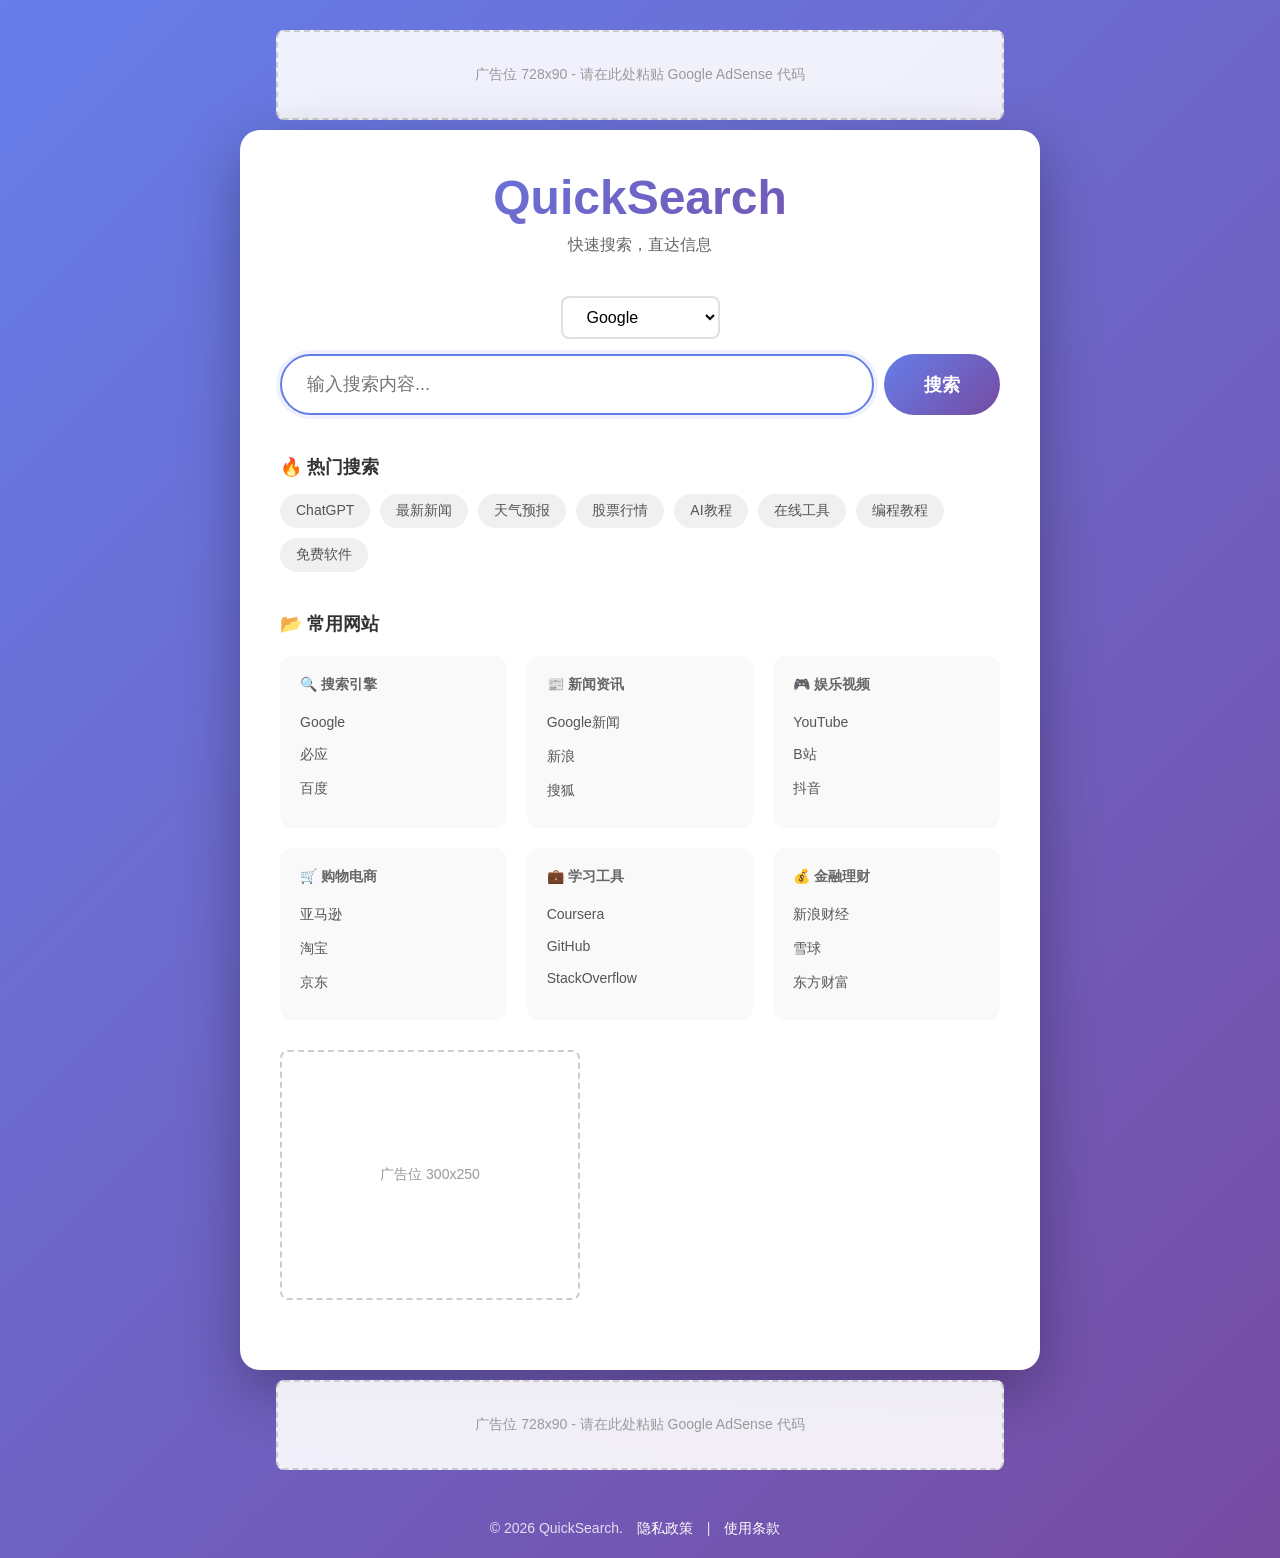
<file: index.html>
<!DOCTYPE html>
<html lang="zh-CN">
<head>
    <meta charset="UTF-8">
    <meta name="viewport" content="width=device-width, initial-scale=1.0">
    <meta name="description" content="快速搜索引擎 - 一键搜索，畅享互联网">
    <title>快速搜索 - 你的搜索引擎入口</title>
    <link rel="stylesheet" href="styles.css">
    <script async src="https://pagead2.googlesyndication.com/pagead/js/adsbygoogle.js?client=ca-pub-9385322074958257"
     crossorigin="anonymous"></script>
</head>
<body>
    <!-- 顶部广告位 (728x90) -->
    <div class="ad-banner top-ad">
        <div class="ad-placeholder">
            <span>广告位 728x90 - 请在此处粘贴 Google AdSense 代码</span>
        </div>
    </div>

    <div class="container">
        <!-- Logo -->
        <div class="logo">
            <h1>QuickSearch</h1>
            <p>快速搜索，直达信息</p>
        </div>

        <!-- 搜索框 -->
        <div class="search-container">
            <div class="search-engine-selector">
                <select id="searchEngine">
                    <option value="google">Google</option>
                    <option value="bing">必应 Bing</option>
                    <option value="baidu">百度</option>
                    <option value="duckduckgo">DuckDuckGo</option>
                </select>
            </div>
            <div class="search-box">
                <input type="text" id="searchInput" placeholder="输入搜索内容..." autocomplete="off">
                <button id="searchBtn">搜索</button>
            </div>
        </div>

        <!-- 热门搜索 -->
        <div class="hot-searches">
            <h3>🔥 热门搜索</h3>
            <div class="tags" id="hotTags">
                <a href="#" data-search="ChatGPT">ChatGPT</a>
                <a href="#" data-search="最新新闻">最新新闻</a>
                <a href="#" data-search="天气预报">天气预报</a>
                <a href="#" data-search="股票行情">股票行情</a>
                <a href="#" data-search="AI教程">AI教程</a>
                <a href="#" data-search="在线工具">在线工具</a>
                <a href="#" data-search="编程教程">编程教程</a>
                <a href="#" data-search="免费软件">免费软件</a>
            </div>
        </div>

        <!-- 分类导航 -->
        <div class="categories">
            <h3>📂 常用网站</h3>
            <div class="category-grid">
                <div class="category">
                    <h4>🔍 搜索引擎</h4>
                    <a href="https://www.google.com" target="_blank">Google</a>
                    <a href="https://www.bing.com" target="_blank">必应</a>
                    <a href="https://www.baidu.com" target="_blank">百度</a>
                </div>
                <div class="category">
                    <h4>📰 新闻资讯</h4>
                    <a href="https://news.google.com" target="_blank">Google新闻</a>
                    <a href="https://www.sina.com.cn" target="_blank">新浪</a>
                    <a href="https://news.sohu.com" target="_blank">搜狐</a>
                </div>
                <div class="category">
                    <h4>🎮 娱乐视频</h4>
                    <a href="https://www.youtube.com" target="_blank">YouTube</a>
                    <a href="https://www.bilibili.com" target="_blank">B站</a>
                    <a href="https://www.douyin.com" target="_blank">抖音</a>
                </div>
                <div class="category">
                    <h4>🛒 购物电商</h4>
                    <a href="https://www.amazon.com" target="_blank">亚马逊</a>
                    <a href="https://www.taobao.com" target="_blank">淘宝</a>
                    <a href="https://www.jd.com" target="_blank">京东</a>
                </div>
                <div class="category">
                    <h4>💼 学习工具</h4>
                    <a href="https://www.coursera.org" target="_blank">Coursera</a>
                    <a href="https://github.com" target="_blank">GitHub</a>
                    <a href="https://stackoverflow.com" target="_blank">StackOverflow</a>
                </div>
                <div class="category">
                    <h4>💰 金融理财</h4>
                    <a href="https://finance.sina.com.cn" target="_blank">新浪财经</a>
                    <a href="https://xueqiu.com" target="_blank">雪球</a>
                    <a href="https://www.eastmoney.com" target="_blank">东方财富</a>
                </div>
            </div>
        </div>

        <!-- 侧边广告位 -->
        <div class="ad-sidebar">
            <div class="ad-placeholder">
                <span>广告位 300x250</span>
            </div>
        </div>
    </div>

    <!-- 底部广告位 -->
    <div class="ad-banner bottom-ad">
        <div class="ad-placeholder">
            <span>广告位 728x90 - 请在此处粘贴 Google AdSense 代码</span>
        </div>
    </div>

    <!-- 页脚 -->
    <footer>
        <p>&copy; 2026 QuickSearch. <a href="/privacy.html">隐私政策</a> | <a href="/terms.html">使用条款</a></p>
    </footer>

    <script src="script.js"></script>
</body>
</html>
</file>
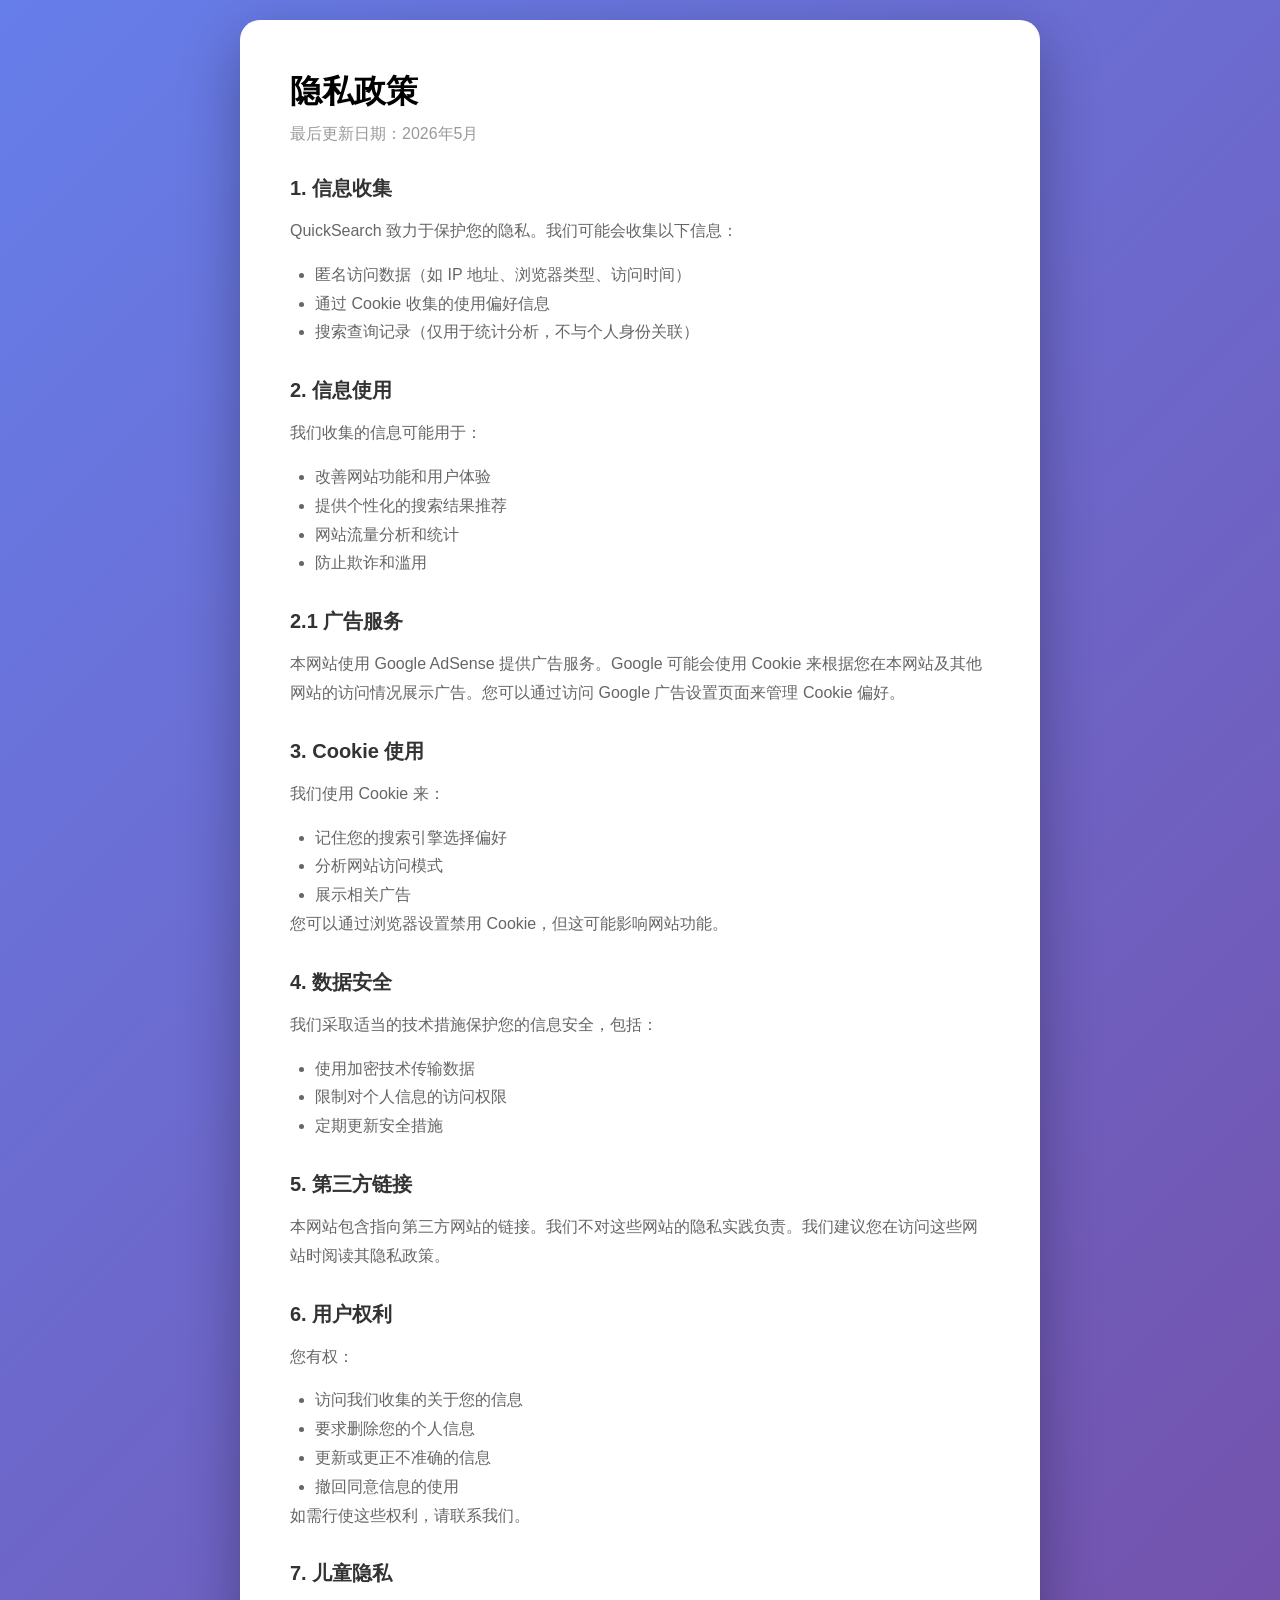
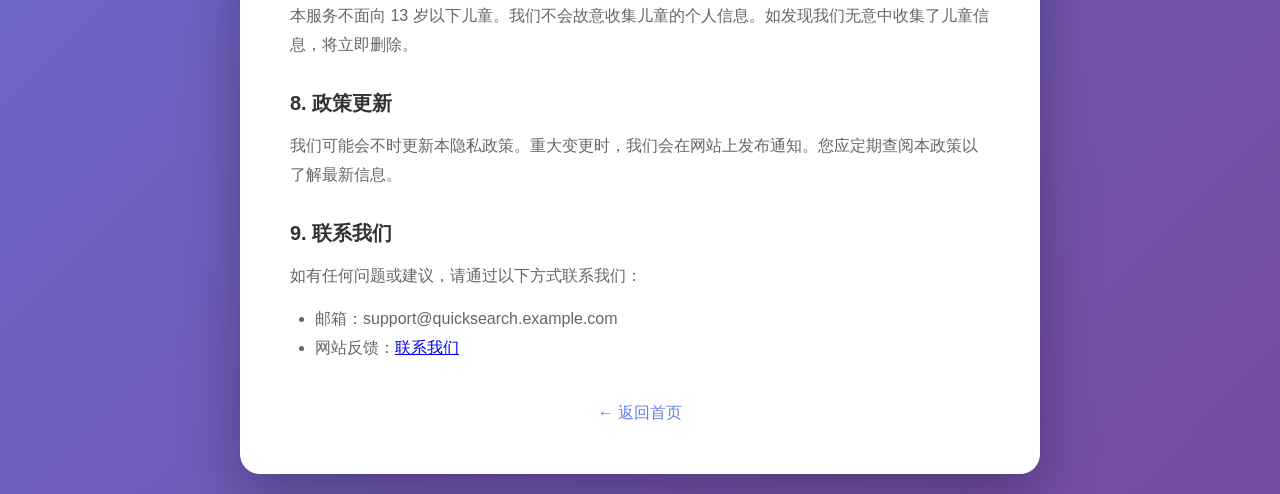
<file: privacy.html>
<!DOCTYPE html>
<html lang="zh-CN">
<head>
    <meta charset="UTF-8">
    <meta name="viewport" content="width=device-width, initial-scale=1.0">
    <title>隐私政策 - QuickSearch</title>
    <link rel="stylesheet" href="styles.css">
    <style>
        .container {
            padding: 50px;
        }
        .policy-content h2 {
            color: #333;
            margin: 30px 0 15px;
            font-size: 20px;
        }
        .policy-content p {
            color: #666;
            line-height: 1.8;
            margin-bottom: 15px;
        }
        .policy-content ul {
            color: #666;
            margin-left: 25px;
            line-height: 1.8;
        }
    </style>
</head>
<body>
    <div class="container">
        <h1>隐私政策</h1>
        <p style="margin-top: 10px; color: #999;">最后更新日期：2026年5月</p>

        <div class="policy-content">
            <h2>1. 信息收集</h2>
            <p>QuickSearch 致力于保护您的隐私。我们可能会收集以下信息：</p>
            <ul>
                <li>匿名访问数据（如 IP 地址、浏览器类型、访问时间）</li>
                <li>通过 Cookie 收集的使用偏好信息</li>
                <li>搜索查询记录（仅用于统计分析，不与个人身份关联）</li>
            </ul>

            <h2>2. 信息使用</h2>
            <p>我们收集的信息可能用于：</p>
            <ul>
                <li>改善网站功能和用户体验</li>
                <li>提供个性化的搜索结果推荐</li>
                <li>网站流量分析和统计</li>
                <li>防止欺诈和滥用</li>
            </ul>

            <h2>2.1 广告服务</h2>
            <p>本网站使用 Google AdSense 提供广告服务。Google 可能会使用 Cookie 来根据您在本网站及其他网站的访问情况展示广告。您可以通过访问 Google 广告设置页面来管理 Cookie 偏好。</p>

            <h2>3. Cookie 使用</h2>
            <p>我们使用 Cookie 来：</p>
            <ul>
                <li>记住您的搜索引擎选择偏好</li>
                <li>分析网站访问模式</li>
                <li>展示相关广告</li>
            </ul>
            <p>您可以通过浏览器设置禁用 Cookie，但这可能影响网站功能。</p>

            <h2>4. 数据安全</h2>
            <p>我们采取适当的技术措施保护您的信息安全，包括：</p>
            <ul>
                <li>使用加密技术传输数据</li>
                <li>限制对个人信息的访问权限</li>
                <li>定期更新安全措施</li>
            </ul>

            <h2>5. 第三方链接</h2>
            <p>本网站包含指向第三方网站的链接。我们不对这些网站的隐私实践负责。我们建议您在访问这些网站时阅读其隐私政策。</p>

            <h2>6. 用户权利</h2>
            <p>您有权：</p>
            <ul>
                <li>访问我们收集的关于您的信息</li>
                <li>要求删除您的个人信息</li>
                <li>更新或更正不准确的信息</li>
                <li>撤回同意信息的使用</li>
            </ul>
            <p>如需行使这些权利，请联系我们。</p>

            <h2>7. 儿童隐私</h2>
            <p>本服务不面向 13 岁以下儿童。我们不会故意收集儿童的个人信息。如发现我们无意中收集了儿童信息，将立即删除。</p>

            <h2>8. 政策更新</h2>
            <p>我们可能会不时更新本隐私政策。重大变更时，我们会在网站上发布通知。您应定期查阅本政策以了解最新信息。</p>

            <h2>9. 联系我们</h2>
            <p>如有任何问题或建议，请通过以下方式联系我们：</p>
            <ul>
                <li>邮箱：support@quicksearch.example.com</li>
                <li>网站反馈：<a href="/">联系我们</a></li>
            </ul>
        </div>

        <div style="margin-top: 40px; text-align: center;">
            <a href="/" style="color: #667eea; text-decoration: none;">&larr; 返回首页</a>
        </div>
    </div>
</body>
</html>
</file>
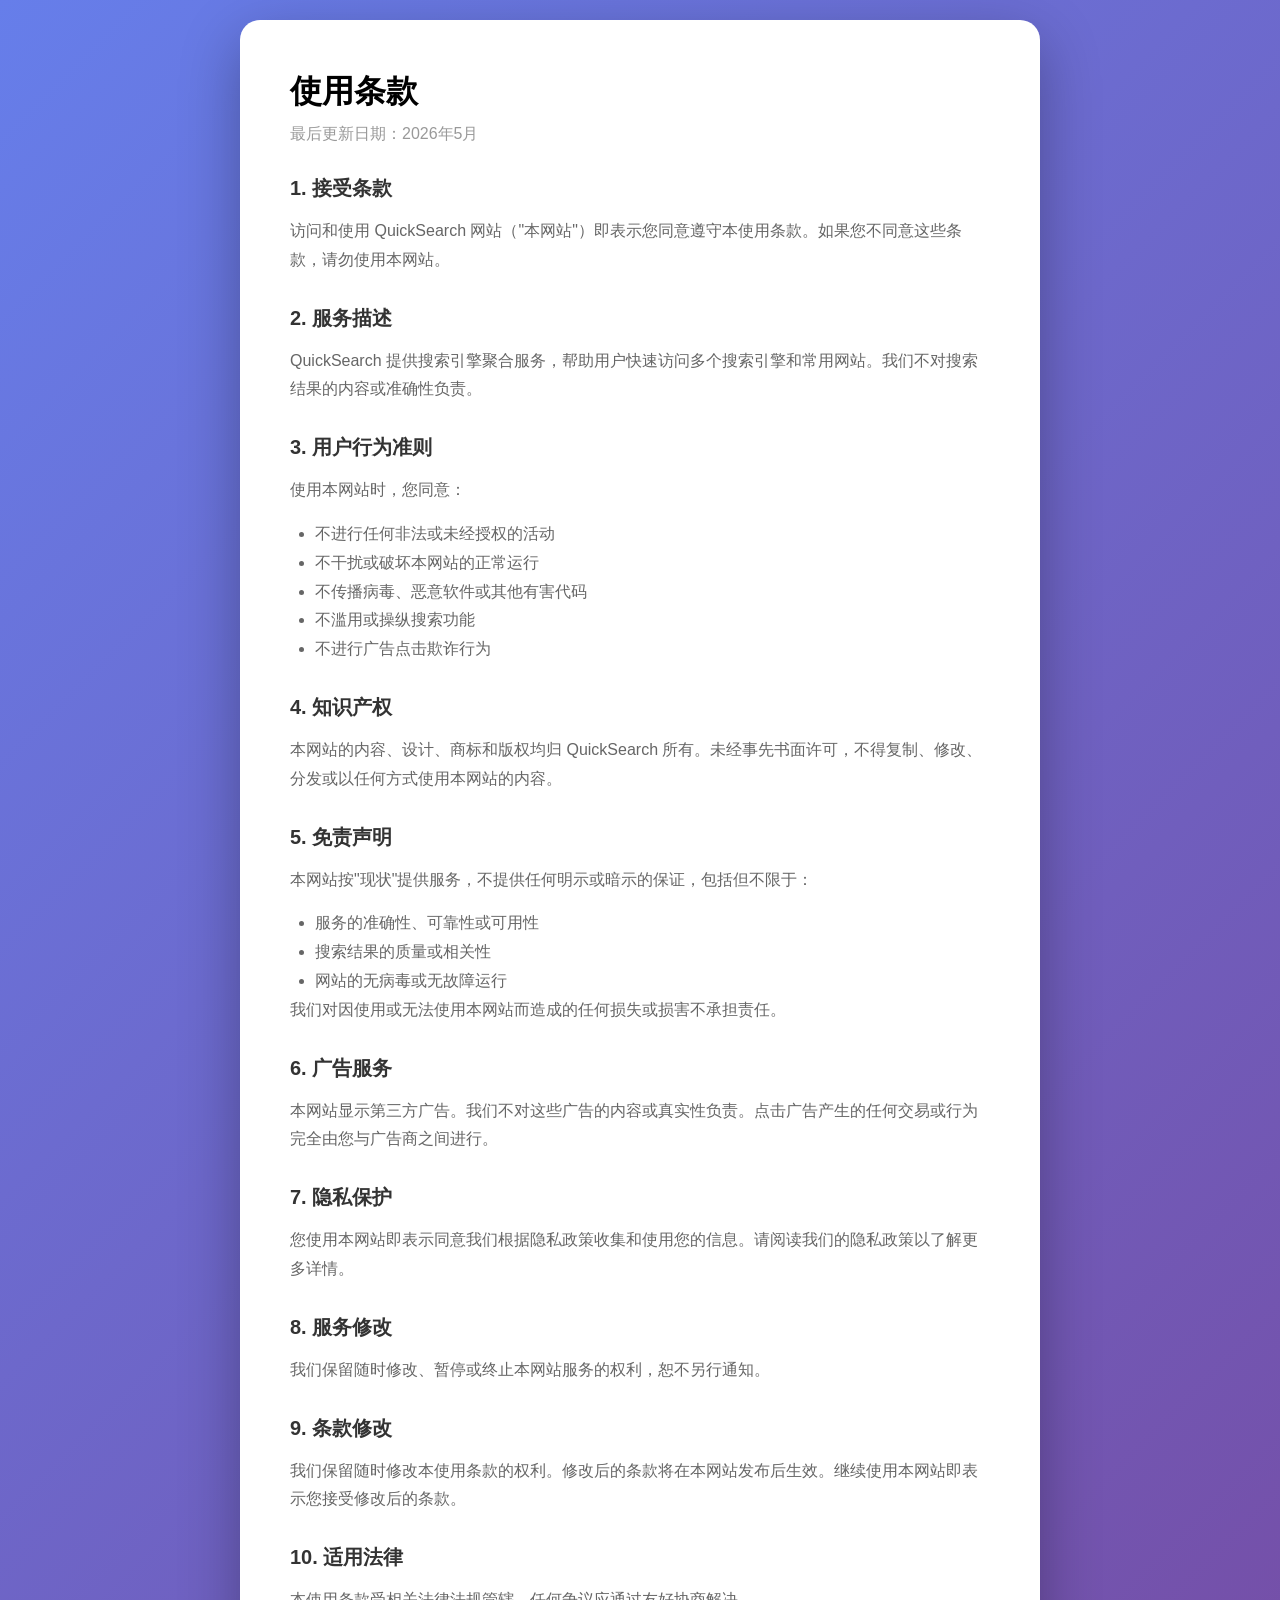
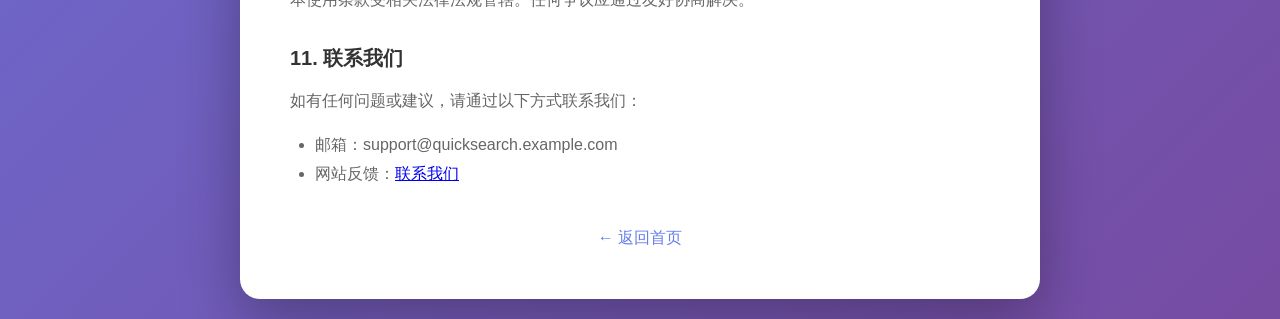
<file: terms.html>
<!DOCTYPE html>
<html lang="zh-CN">
<head>
    <meta charset="UTF-8">
    <meta name="viewport" content="width=device-width, initial-scale=1.0">
    <title>使用条款 - QuickSearch</title>
    <link rel="stylesheet" href="styles.css">
    <style>
        .container {
            padding: 50px;
        }
        .terms-content h2 {
            color: #333;
            margin: 30px 0 15px;
            font-size: 20px;
        }
        .terms-content p {
            color: #666;
            line-height: 1.8;
            margin-bottom: 15px;
        }
        .terms-content ul {
            color: #666;
            margin-left: 25px;
            line-height: 1.8;
        }
    </style>
</head>
<body>
    <div class="container">
        <h1>使用条款</h1>
        <p style="margin-top: 10px; color: #999;">最后更新日期：2026年5月</p>

        <div class="terms-content">
            <h2>1. 接受条款</h2>
            <p>访问和使用 QuickSearch 网站（"本网站"）即表示您同意遵守本使用条款。如果您不同意这些条款，请勿使用本网站。</p>

            <h2>2. 服务描述</h2>
            <p>QuickSearch 提供搜索引擎聚合服务，帮助用户快速访问多个搜索引擎和常用网站。我们不对搜索结果的内容或准确性负责。</p>

            <h2>3. 用户行为准则</h2>
            <p>使用本网站时，您同意：</p>
            <ul>
                <li>不进行任何非法或未经授权的活动</li>
                <li>不干扰或破坏本网站的正常运行</li>
                <li>不传播病毒、恶意软件或其他有害代码</li>
                <li>不滥用或操纵搜索功能</li>
                <li>不进行广告点击欺诈行为</li>
            </ul>

            <h2>4. 知识产权</h2>
            <p>本网站的内容、设计、商标和版权均归 QuickSearch 所有。未经事先书面许可，不得复制、修改、分发或以任何方式使用本网站的内容。</p>

            <h2>5. 免责声明</h2>
            <p>本网站按"现状"提供服务，不提供任何明示或暗示的保证，包括但不限于：</p>
            <ul>
                <li>服务的准确性、可靠性或可用性</li>
                <li>搜索结果的质量或相关性</li>
                <li>网站的无病毒或无故障运行</li>
            </ul>
            <p>我们对因使用或无法使用本网站而造成的任何损失或损害不承担责任。</p>

            <h2>6. 广告服务</h2>
            <p>本网站显示第三方广告。我们不对这些广告的内容或真实性负责。点击广告产生的任何交易或行为完全由您与广告商之间进行。</p>

            <h2>7. 隐私保护</h2>
            <p>您使用本网站即表示同意我们根据隐私政策收集和使用您的信息。请阅读我们的隐私政策以了解更多详情。</p>

            <h2>8. 服务修改</h2>
            <p>我们保留随时修改、暂停或终止本网站服务的权利，恕不另行通知。</p>

            <h2>9. 条款修改</h2>
            <p>我们保留随时修改本使用条款的权利。修改后的条款将在本网站发布后生效。继续使用本网站即表示您接受修改后的条款。</p>

            <h2>10. 适用法律</h2>
            <p>本使用条款受相关法律法规管辖。任何争议应通过友好协商解决。</p>

            <h2>11. 联系我们</h2>
            <p>如有任何问题或建议，请通过以下方式联系我们：</p>
            <ul>
                <li>邮箱：support@quicksearch.example.com</li>
                <li>网站反馈：<a href="/">联系我们</a></li>
            </ul>
        </div>

        <div style="margin-top: 40px; text-align: center;">
            <a href="/" style="color: #667eea; text-decoration: none;">&larr; 返回首页</a>
        </div>
    </div>
</body>
</html>
</file>
<file: styles.css>
/* 全局样式 */
* {
    margin: 0;
    padding: 0;
    box-sizing: border-box;
}

body {
    font-family: -apple-system, BlinkMacSystemFont, 'Segoe UI', 'PingFang SC', 'Hiragino Sans GB', 'Microsoft YaHei', sans-serif;
    background: linear-gradient(135deg, #667eea 0%, #764ba2 100%);
    min-height: 100vh;
    display: flex;
    flex-direction: column;
    align-items: center;
    padding: 20px;
}

/* 广告位样式 */
.ad-banner {
    width: 100%;
    max-width: 728px;
    margin: 10px 0;
}

.ad-placeholder {
    background: rgba(255, 255, 255, 0.9);
    border: 2px dashed #ccc;
    border-radius: 8px;
    height: 90px;
    display: flex;
    align-items: center;
    justify-content: center;
    color: #999;
    font-size: 14px;
}

.ad-sidebar {
    margin: 30px 0;
}

.ad-sidebar .ad-placeholder {
    width: 300px;
    height: 250px;
}

/* 容器 */
.container {
    background: white;
    border-radius: 20px;
    padding: 40px;
    width: 100%;
    max-width: 800px;
    box-shadow: 0 20px 60px rgba(0, 0, 0, 0.3);
}

/* Logo */
.logo {
    text-align: center;
    margin-bottom: 40px;
}

.logo h1 {
    font-size: 48px;
    background: linear-gradient(135deg, #667eea 0%, #764ba2 100%);
    -webkit-background-clip: text;
    -webkit-text-fill-color: transparent;
    background-clip: text;
    margin-bottom: 10px;
}

.logo p {
    color: #666;
    font-size: 16px;
}

/* 搜索容器 */
.search-container {
    margin-bottom: 40px;
}

.search-engine-selector {
    margin-bottom: 15px;
    text-align: center;
}

.search-engine-selector select {
    padding: 10px 20px;
    border: 2px solid #e0e0e0;
    border-radius: 8px;
    font-size: 16px;
    cursor: pointer;
    background: white;
}

.search-box {
    display: flex;
    gap: 10px;
}

.search-box input {
    flex: 1;
    padding: 18px 25px;
    border: 2px solid #e0e0e0;
    border-radius: 50px;
    font-size: 18px;
    outline: none;
    transition: all 0.3s;
}

.search-box input:focus {
    border-color: #667eea;
    box-shadow: 0 0 0 4px rgba(102, 126, 234, 0.1);
}

.search-box button {
    padding: 18px 40px;
    background: linear-gradient(135deg, #667eea 0%, #764ba2 100%);
    color: white;
    border: none;
    border-radius: 50px;
    font-size: 18px;
    cursor: pointer;
    font-weight: bold;
    transition: transform 0.2s, box-shadow 0.2s;
}

.search-box button:hover {
    transform: translateY(-2px);
    box-shadow: 0 10px 30px rgba(102, 126, 234, 0.4);
}

.search-box button:active {
    transform: translateY(0);
}

/* 热门搜索 */
.hot-searches {
    margin-bottom: 40px;
}

.hot-searches h3 {
    font-size: 18px;
    margin-bottom: 15px;
    color: #333;
}

.tags {
    display: flex;
    flex-wrap: wrap;
    gap: 10px;
}

.tags a {
    padding: 8px 16px;
    background: #f0f0f0;
    color: #555;
    text-decoration: none;
    border-radius: 20px;
    font-size: 14px;
    transition: all 0.3s;
}

.tags a:hover {
    background: linear-gradient(135deg, #667eea 0%, #764ba2 100%);
    color: white;
    transform: translateY(-2px);
}

/* 分类导航 */
.categories {
    margin-bottom: 30px;
}

.categories h3 {
    font-size: 18px;
    margin-bottom: 20px;
    color: #333;
}

.category-grid {
    display: grid;
    grid-template-columns: repeat(auto-fit, minmax(200px, 1fr));
    gap: 20px;
}

.category {
    background: #f9f9f9;
    padding: 20px;
    border-radius: 12px;
    transition: transform 0.3s;
}

.category:hover {
    transform: translateY(-3px);
    box-shadow: 0 5px 20px rgba(0, 0, 0, 0.1);
}

.category h4 {
    font-size: 14px;
    margin-bottom: 12px;
    color: #666;
}

.category a {
    display: block;
    padding: 8px 0;
    color: #555;
    text-decoration: none;
    font-size: 14px;
    transition: color 0.3s;
}

.category a:hover {
    color: #667eea;
}

/* 页脚 */
footer {
    margin-top: 40px;
    text-align: center;
    color: rgba(255, 255, 255, 0.8);
    font-size: 14px;
}

footer a {
    color: white;
    text-decoration: none;
    margin: 0 10px;
}

footer a:hover {
    text-decoration: underline;
}

/* 响应式 */
@media (max-width: 768px) {
    .container {
        padding: 25px;
    }

    .logo h1 {
        font-size: 36px;
    }

    .search-box {
        flex-direction: column;
    }

    .search-box button {
        width: 100%;
    }

    .category-grid {
        grid-template-columns: 1fr;
    }

    .ad-sidebar .ad-placeholder {
        width: 100%;
        max-width: 300px;
    }
}
</file>
